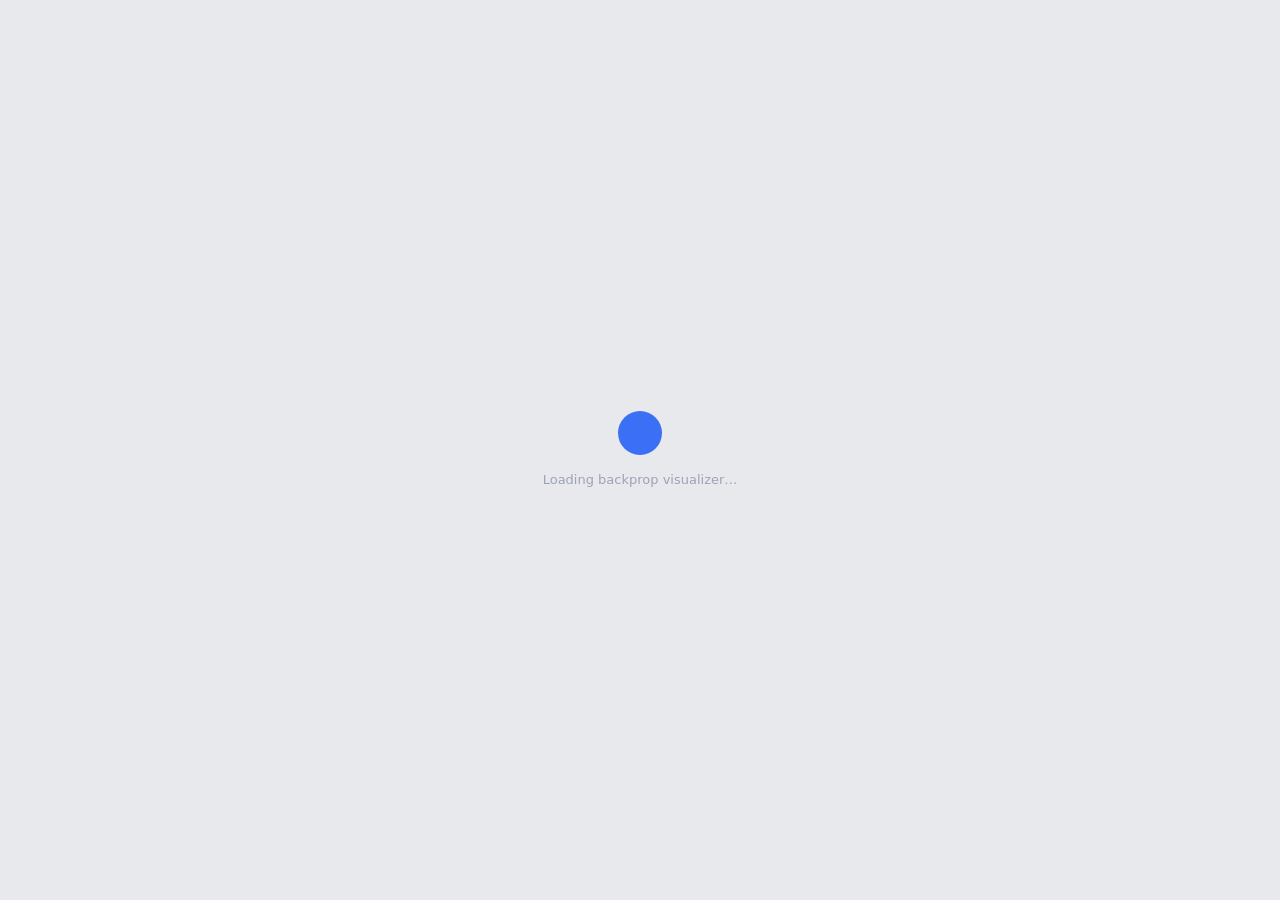
<file: TeachingNNs/gradient-descent-visualization/index.html>
<!DOCTYPE html>
<html lang="en">
<head>
<meta charset="UTF-8">
<title>Gradient Descent Visualizer</title>
<meta name="viewport" content="width=device-width, initial-scale=1">
<link rel="stylesheet" href="styles.css">
<link rel="stylesheet" href="https://pyscript.net/releases/2024.11.1/core.css">
<script type="module" src="https://pyscript.net/releases/2024.11.1/core.js"></script>
<script src="https://cdn.plot.ly/plotly-2.32.0.min.js"></script>
</head>
<body>
<div id="loading-splash" class="loading-splash">
    <div class="loading-orb"></div>
    <div class="loading-label">Loading backprop visualizer…</div>
</div>
<div id="app" class="page-wrap hidden">
    <div id="left-panel" class="card panel">

        <!-- Row 1: error/lr on the left; network diagram truly centered on
             the full panel width (1fr / auto / 1fr grid keeps the center
             column centered regardless of how wide the left column is) -->
        <div id="row-network" class="panel-row">
            <div id="controls-cell">
                <label>Error
                    <select id="error-select" class="channel-select">
                        <option value="mse">MSE</option>
                        <option value="mae">MAE</option>
                        <option value="custom">Custom…</option>
                    </select>
                </label>
                <input id="custom-error-input" class="custom-eq-input hidden" placeholder="e.g. abs(pred - y)**1.5">
                <label>Learning rate <input id="lr-input" type="number" value="0.1" step="0.01" class="eq-num-input wide"></label>
            </div>

            <div id="network-cell">
                <div class="section-label">Current Network</div>
                <div class="net-diagram" id="live-network-diagram">
                    <div class="node-card input-node tip" data-tip="x — the input feature value">x</div>
                    <div class="flow-arrow">→</div>
                    <div class="eq-node linear-node tip" id="live-network-eq" data-tip="ŷ = w·x + b — current model">w·x + b</div>
                    <div class="eq-op">→</div>
                    <div class="node-card output-node tip" data-tip="ŷ — network's output for x">y</div>
                </div>
            </div>

            <button id="randomize-btn" class="btn-add-device btn-small">🎲 Randomize</button>
        </div>

        <!-- Row 2: dataset on the left; pass-through diagrams truly
             centered on the full panel width, same grid trick -->
        <div id="row-dataset" class="panel-row">
            <div id="dataset-section">
                <div class="section-label">Dataset</div>
                <div class="dataset-row">
                    <label>P1 (<input id="p1x" type="number" value="1" class="eq-num-input tiny">, <input id="p1y" type="number" value="2" class="eq-num-input tiny">)</label>
                </div>
                <div class="dataset-row">
                    <label>P2 (<input id="p2x" type="number" value="2" class="eq-num-input tiny">, <input id="p2y" type="number" value="4" class="eq-num-input tiny">)</label>
                </div>
            </div>

            <div id="point-pass-stack">
                <!-- point-box-p1 / point-box-p2 (forward-pass mini diagrams)
                     are built once by main.py -->
            </div>
        </div>

        <!-- Row 3: calculations / error plots (unchanged) -->
        <div id="bottom-section">
            <div id="w-slice-panel" class="slice-plot-panel slice-plot-inactive">
                <div class="section-label">Loss vs w</div>
                <div id="w-slice-plot"></div>
            </div>
            <div id="flowchart-panel">
                <!-- flowchart skeleton (error/grad/update/final rows) is built once by main.py -->
            </div>
            <div id="b-slice-panel" class="slice-plot-panel slice-plot-inactive">
                <div class="section-label">Loss vs b</div>
                <div id="b-slice-plot"></div>
            </div>
        </div>

        <!-- Row 4: buttons (unchanged) -->
        <div id="controls-row">
            <div class="play-controls">
                <button id="back-epoch-btn" class="btn-flow-control btn-back" title="Back an Epoch">‹‹</button>
                <button id="back-step-btn" class="btn-flow-control btn-back" title="Back a Step">‹</button>
                <button id="step-btn" class="btn-flow-control" title="Step">›</button>
                <button id="epoch-btn" class="btn-flow-control" title="Run Epoch">››</button>
            </div>
        </div>
        <button id="toggle-explanation-btn" class="btn-toggle-explanation">Hide Explanation</button>
        <div class="play-float-group">
            <button id="reset-btn" class="btn-flow-control btn-reset" title="Reset">⟲</button>
            <button id="play-pause-btn" class="btn-flow-control btn-play-float" title="Play">▶</button>
        </div>
    </div>
    <div id="right-panel" class="panel">
        <div class="card plot-card">
            <h3>Network Prediction</h3>
            <div id="prediction-plot"></div>
        </div>
        <div class="card plot-card">
            <div id="loss-plot"></div>
        </div>
    </div>
</div>
<script type="py" src="./main.py" config="./pyscript.toml"></script>
</body>
</html>
</file>
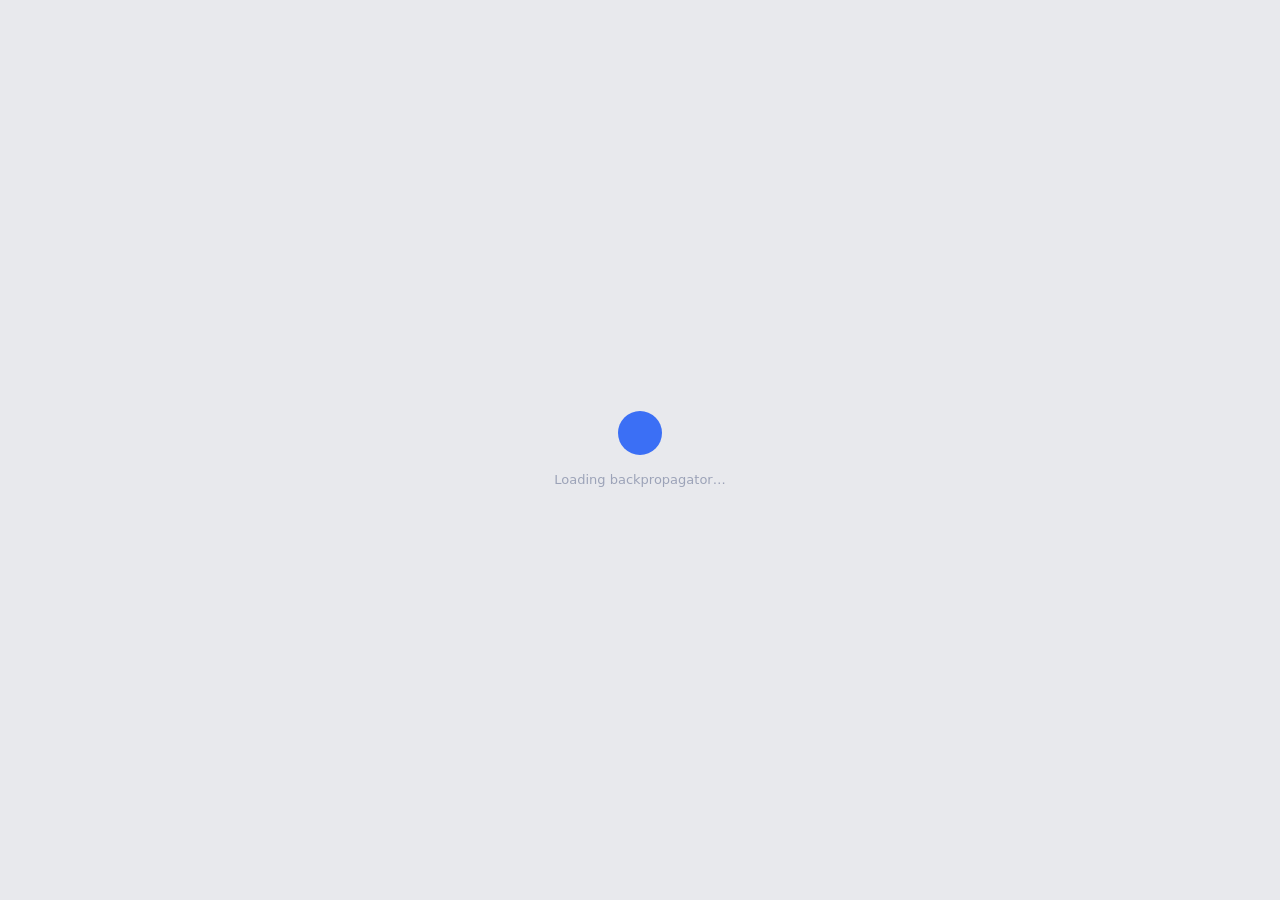
<file: TeachingNNs/horizontal-backpropagator/index.html>
<!DOCTYPE html>
<html lang="en">
<head>
<meta charset="UTF-8">
<title>Horizontal Backpropagator</title>
<meta name="viewport" content="width=device-width, initial-scale=1">
<link rel="stylesheet" href="styles.css">
<link rel="stylesheet" href="https://pyscript.net/releases/2026.3.1/core.css">
<script type="module" src="https://pyscript.net/releases/2026.3.1/core.js"></script>
<script src="https://cdn.plot.ly/plotly-2.32.0.min.js"></script>
</head>
<body>
<div id="loading-splash" class="loading-splash">
    <div class="loading-orb"></div>
    <div class="loading-label">Loading backpropagator…</div>
</div>

<div id="app" class="page-wrap hidden">

    <!-- ── Top panel: full-width network diagram ─────────────────────── -->
    <div class="card top-panel">
        <div class="top-panel-header">
            <div class="section-label">Network</div>
            <div class="top-panel-controls">
                <label class="biases-toggle" title="Include a bias term on every neuron">
                    <input type="checkbox" id="biases-toggle">
                    <span class="toggle-track"><span class="toggle-thumb"></span></span>
                    <span class="toggle-label">Biases</span>
                </label>
                <label class="lr-control" title="Step size used by Step / Run epoch / Play">
                    <span class="lr-label">Learning rate</span>
                    <input type="number" id="lr-input" class="eq-num-input wide" value="0.1" step="0.01" min="0.001">
                </label>
                <button id="randomize-weights-btn" class="btn-pill">🎲 Randomize weights</button>
            </div>
        </div>

        <div class="network-wrap" id="network-wrap">
            <div class="diagram-canvas" id="diagram-canvas">
                <svg id="grad-arrow-svg" class="grad-arrow-svg" aria-hidden="true"></svg>
                <div id="grad-label-layer" class="grad-label-layer"></div>

                <div class="net-diagram">
                    <div class="node-card input-node">x</div>
                    <div class="layers-track" id="layers-track"><!-- built by diagram_render.py --></div>
                    <div class="flow-arrow">→</div>
                    <div class="node-card output-node" id="output-node-box">
                        ŷ
                        <div class="output-readout" id="output-readout">L = –</div>
                    </div>
                </div>
                <button id="add-layer-btn" class="btn-add-layer" title="Add a layer (one neuron + its own activation function)">
                    + Layer
                </button>
            </div>
        </div>

        <div class="training-controls-row">
            <div class="controls-spacer"></div>
            <div class="play-controls">
                <button id="back-epoch-btn" class="btn-flow-control btn-back" title="Back an Epoch">‹‹</button>
                <button id="back-step-btn" class="btn-flow-control btn-back" title="Back a Step">‹</button>
                <button id="step-btn" class="btn-flow-control" title="Step">›</button>
                <button id="epoch-btn" class="btn-flow-control" title="Run Epoch">››</button>
            </div>
            <div class="play-reset-group">
                <button id="reset-btn" class="btn-flow-control btn-reset" title="Reset">⟲</button>
                <button id="play-pause-btn" class="btn-flow-control btn-play" title="Play">▶</button>
            </div>
        </div>
    </div>

    <!-- ── Bottom half: data table | current fit | loss, side by side ──── -->
    <div class="bottom-row">

        <div class="card dataset-card">
            <div class="panel-header">
                <span class="section-label">Training data</span>
            </div>
            <div class="dataset-table">
                <div class="dataset-row dataset-row-header">
                    <span class="dataset-row-header-x">x</span><span class="dataset-row-header-y">y</span><span></span>
                </div>
                <div class="dataset-rows" id="dataset-rows"></div>
            </div>
            <div class="dataset-add-row" id="dataset-add-row"></div>
        </div>

        <div class="card plot-card">
            <h3>Current fit</h3>
            <div id="fit-plot"></div>
        </div>

        <div class="card plot-card">
            <h3>Loss</h3>
            <div id="loss-plot"></div>
        </div>

    </div>

</div>

<!-- ── Activation help popover ───────────────────────────────── -->
<div id="act-help-popover" class="act-help-popover hidden">
    <div class="act-help-inner">
        <div class="act-help-header">
            <span class="act-help-title">Activation functions</span>
            <button class="btn-icon" id="close-act-help-btn">
                <svg width="15" height="15" viewBox="0 0 24 24" fill="none"
                     stroke="currentColor" stroke-width="2">
                    <path d="M18 6L6 18M6 6l12 12"/>
                </svg>
            </button>
        </div>
        <p class="act-help-intro">
            An activation function is applied to a neuron's weighted output before it becomes
            usable downstream. It introduces non-linearity so the network can learn
            complex patterns.
        </p>
        <div class="act-help-list">
            <div class="act-help-item">
                <span class="act-help-name">None</span>
                <span class="act-help-desc">No transformation. Output passes through unchanged (identity).</span>
            </div>
            <div class="act-help-item">
                <span class="act-help-name">ReLU</span>
                <span class="act-help-desc">Sets negative values to zero. Fast and widely used in deep learning.</span>
            </div>
            <div class="act-help-item">
                <span class="act-help-name">Sigmoid</span>
                <span class="act-help-desc">Squashes output to (0, 1). Good for probability outputs.</span>
            </div>
            <div class="act-help-item">
                <span class="act-help-name">Tanh</span>
                <span class="act-help-desc">Squashes output to (−1, 1). Zero-centred, often better than Sigmoid.</span>
            </div>
            <div class="act-help-item">
                <span class="act-help-name">Softplus</span>
                <span class="act-help-desc">Smooth approximation of ReLU. Always positive with no hard zero.</span>
            </div>
        </div>
    </div>
</div>

<script type="py" src="https://raw.githubusercontent.com/tuftsceeo/spike-neural-nets/refs/heads/main/TeachingNNs/horizontal-backpropagator/main.py" config="./pyscript.toml"></script>
</body>
</html>
</file>
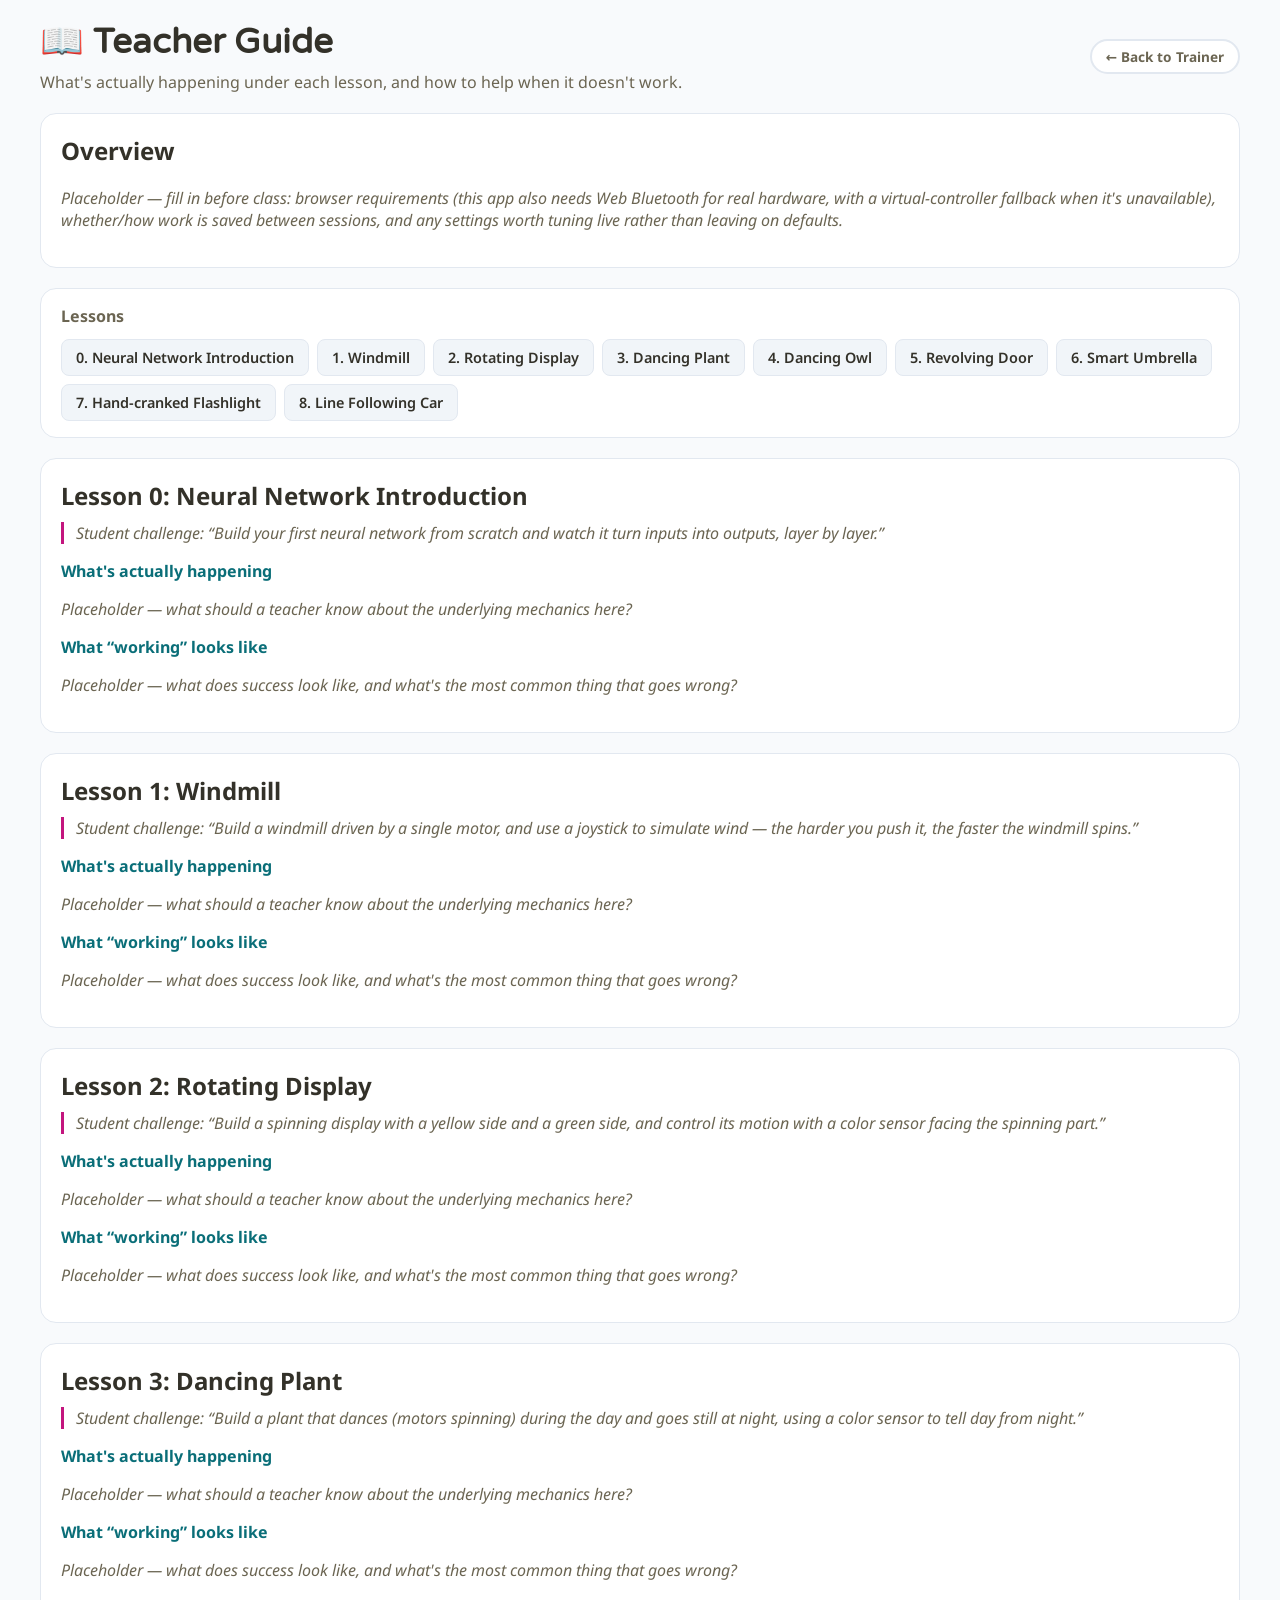
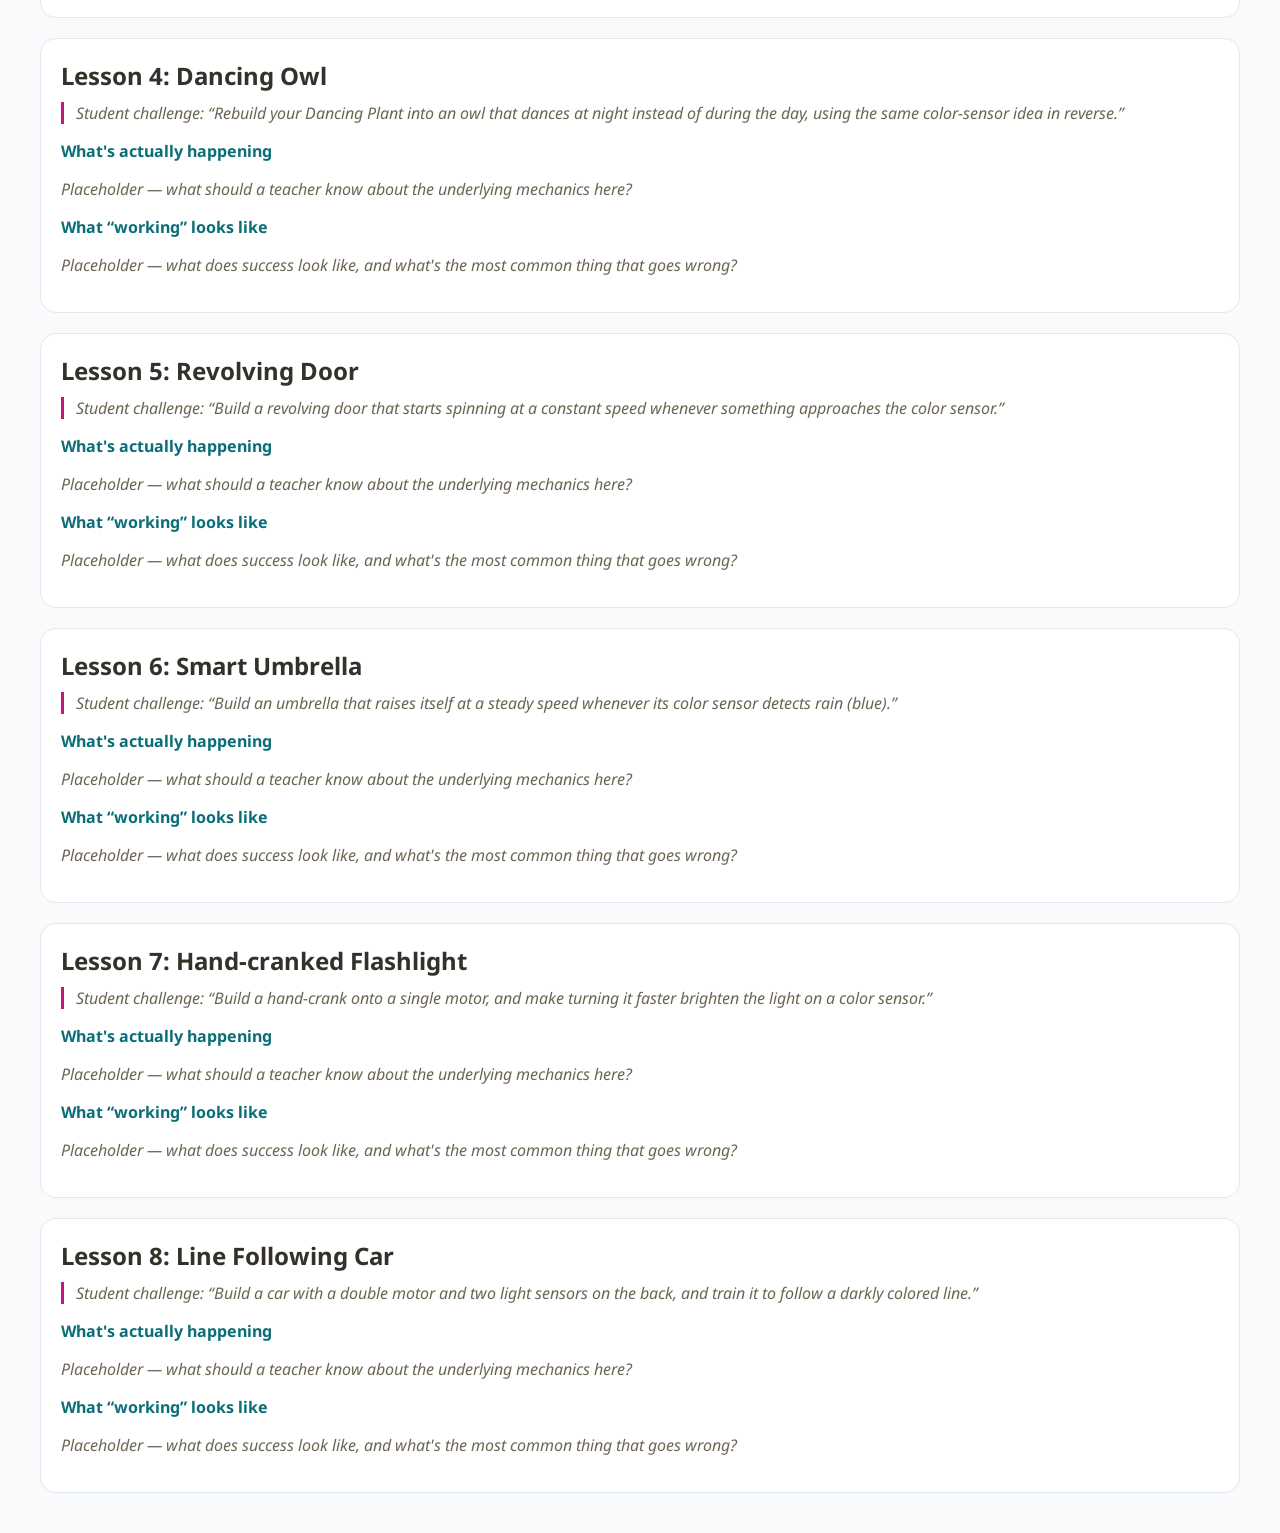
<file: Webpages/network-trainer/teacher-guide.html>
<!DOCTYPE html>
<html lang="en">
<head>
<meta charset="UTF-8">
<meta name="viewport" content="width=device-width, initial-scale=1.0">
<title>Teacher Guide — Neural Network Trainer</title>
<link href="https://fonts.googleapis.com" rel="preconnect">
<link href="https://fonts.gstatic.com" rel="preconnect" crossorigin>
<link href="https://fonts.googleapis.com/css2?family=Droid+Sans:wght@400;700&family=Varela+Round&family=Inconsolata:wght@400;700&display=swap" rel="stylesheet">
<style>
  /* SCAFFOLD — colors/fonts borrowed from index.html so this reads as the
     same site; content below is placeholder structure, not final copy. */
  :root {
    --bg-color: #f8fafc;
    --card-bg: #ffffff;
    --text-primary: #333129;
    --text-secondary: #6b6552;
    --accent: #fcd700;
    --border: #e2e8f0;
    --radius: 16px;
    --challenge-color: #c3157e;
    --think-color: #0a6e78;
  }
  body {
    font-family: 'Droid Sans', system-ui, sans-serif;
    background-color: var(--bg-color);
    color: var(--text-primary);
    margin: 0;
    padding: 20px;
    display: flex;
    flex-direction: column;
    align-items: center;
    min-height: 100vh;
  }
  .header {
    display: grid;
    grid-template-columns: 1fr auto;
    align-items: center;
    gap: 20px;
    width: 100%;
    max-width: 1200px;
    margin-bottom: 20px;
  }
  .header-text { text-align: left; }
  .header h1 { margin: 0; font-size: 2.2rem; color: var(--text-primary); font-family: 'Varela Round', 'Droid Sans', sans-serif; }
  .header p { margin: 8px 0 0; color: var(--text-secondary); }
  .back-btn {
    display: inline-block;
    justify-self: end;
    background: var(--card-bg);
    color: var(--text-secondary);
    border: 2px solid var(--border);
    border-radius: 999px;
    padding: 6px 14px;
    font-size: 0.85rem;
    font-weight: 700;
    text-decoration: none;
    white-space: nowrap;
  }
  .back-btn:hover { border-color: var(--think-color); color: var(--think-color); }
  @media (max-width: 700px) {
    .header { grid-template-columns: 1fr; justify-items: center; text-align: center; }
    .header-text { text-align: center; }
  }

  main { width: 100%; max-width: 1200px; }

  /* TOC nav — mirrors index.html's tab-bar pill styling */
  .toc {
    display: flex;
    flex-direction: column;
    gap: 8px;
    background: var(--card-bg);
    border: 1px solid var(--border);
    border-radius: var(--radius);
    padding: 16px 20px;
    margin-bottom: 20px;
  }
  .toc h2 { margin: 0 0 4px; font-size: 1rem; color: var(--text-secondary); }
  .toc-row { display: flex; gap: 8px; flex-wrap: wrap; }
  .toc-row a {
    background: #f1f5f9;
    color: var(--text-primary);
    border: 1px solid var(--border);
    padding: 8px 14px;
    border-radius: 8px;
    font-weight: 600;
    font-size: 0.9rem;
    text-decoration: none;
  }
  .toc-row a:hover { background: var(--accent); border-color: var(--accent); }

  .overview {
    background: var(--card-bg);
    border: 1px solid var(--border);
    border-radius: var(--radius);
    padding: 20px;
    margin-bottom: 20px;
  }
  .overview h2 { margin-top: 0; }
  .placeholder { color: var(--text-secondary); font-style: italic; }

  .lesson-card {
    background: var(--card-bg);
    border: 1px solid var(--border);
    border-radius: var(--radius);
    padding: 20px;
    margin-bottom: 20px;
    scroll-margin-top: 16px;
  }
  .lesson-card-head { display: flex; align-items: baseline; gap: 10px; flex-wrap: wrap; }
  .lesson-card-head h2 { margin: 0; }
  .student-challenge {
    border-left: 3px solid var(--challenge-color);
    padding-left: 12px;
    color: var(--text-secondary);
    font-style: italic;
    margin: 10px 0 16px;
  }
  .lesson-card h3 { margin: 16px 0 6px; font-size: 1rem; color: var(--think-color); }
  .lesson-card h3:first-of-type { margin-top: 16px; }
</style>
</head>
<body>

<div class="header">
  <div class="header-text">
    <h1>&#128214; Teacher Guide</h1>
    <p>What's actually happening under each lesson, and how to help when it doesn't work.</p>
  </div>
  <a class="back-btn" href="index.html">&#8592; Back to Trainer</a>
</div>

<main>
  <div class="overview">
    <h2>Overview</h2>
    <p class="placeholder">Placeholder — fill in before class: browser requirements (this app also needs Web
      Bluetooth for real hardware, with a virtual-controller fallback when it's unavailable), whether/how work is
      saved between sessions, and any settings worth tuning live rather than leaving on defaults.</p>
  </div>

  <nav class="toc" aria-label="Jump to a lesson">
    <h2>Lessons</h2>
    <div class="toc-row">
      <a href="#l0">0. Neural Network Introduction</a>
      <a href="#l1">1. Windmill</a>
      <a href="#l2">2. Rotating Display</a>
      <a href="#l3">3. Dancing Plant</a>
      <a href="#l4">4. Dancing Owl</a>
      <a href="#l5">5. Revolving Door</a>
      <a href="#l6">6. Smart Umbrella</a>
      <a href="#l7">7. Hand-cranked Flashlight</a>
      <a href="#l8">8. Line Following Car</a>
    </div>
  </nav>

  <!-- Lesson card template (repeated per lesson, placeholder copy only —
       student-challenge quotes are the real Challenge-box text from
       index.html; everything else here is scaffold for you to fill in). -->
  <section class="lesson-card" id="l0">
    <div class="lesson-card-head"><h2>Lesson 0: Neural Network Introduction</h2></div>
    <p class="student-challenge">Student challenge: &ldquo;Build your first neural network from scratch and watch
      it turn inputs into outputs, layer by layer.&rdquo;</p>
    <h3>What's actually happening</h3>
    <p class="placeholder">Placeholder — what should a teacher know about the underlying mechanics here?</p>
    <h3>What &ldquo;working&rdquo; looks like</h3>
    <p class="placeholder">Placeholder — what does success look like, and what's the most common thing that goes wrong?</p>
  </section>

  <section class="lesson-card" id="l1">
    <div class="lesson-card-head"><h2>Lesson 1: Windmill</h2></div>
    <p class="student-challenge">Student challenge: &ldquo;Build a windmill driven by a single motor, and use a
      joystick to simulate wind — the harder you push it, the faster the windmill spins.&rdquo;</p>
    <h3>What's actually happening</h3>
    <p class="placeholder">Placeholder — what should a teacher know about the underlying mechanics here?</p>
    <h3>What &ldquo;working&rdquo; looks like</h3>
    <p class="placeholder">Placeholder — what does success look like, and what's the most common thing that goes wrong?</p>
  </section>

  <section class="lesson-card" id="l2">
    <div class="lesson-card-head"><h2>Lesson 2: Rotating Display</h2></div>
    <p class="student-challenge">Student challenge: &ldquo;Build a spinning display with a yellow side and a green
      side, and control its motion with a color sensor facing the spinning part.&rdquo;</p>
    <h3>What's actually happening</h3>
    <p class="placeholder">Placeholder — what should a teacher know about the underlying mechanics here?</p>
    <h3>What &ldquo;working&rdquo; looks like</h3>
    <p class="placeholder">Placeholder — what does success look like, and what's the most common thing that goes wrong?</p>
  </section>

  <section class="lesson-card" id="l3">
    <div class="lesson-card-head"><h2>Lesson 3: Dancing Plant</h2></div>
    <p class="student-challenge">Student challenge: &ldquo;Build a plant that dances (motors spinning) during the
      day and goes still at night, using a color sensor to tell day from night.&rdquo;</p>
    <h3>What's actually happening</h3>
    <p class="placeholder">Placeholder — what should a teacher know about the underlying mechanics here?</p>
    <h3>What &ldquo;working&rdquo; looks like</h3>
    <p class="placeholder">Placeholder — what does success look like, and what's the most common thing that goes wrong?</p>
  </section>

  <section class="lesson-card" id="l4">
    <div class="lesson-card-head"><h2>Lesson 4: Dancing Owl</h2></div>
    <p class="student-challenge">Student challenge: &ldquo;Rebuild your Dancing Plant into an owl that dances at
      night instead of during the day, using the same color-sensor idea in reverse.&rdquo;</p>
    <h3>What's actually happening</h3>
    <p class="placeholder">Placeholder — what should a teacher know about the underlying mechanics here?</p>
    <h3>What &ldquo;working&rdquo; looks like</h3>
    <p class="placeholder">Placeholder — what does success look like, and what's the most common thing that goes wrong?</p>
  </section>

  <section class="lesson-card" id="l5">
    <div class="lesson-card-head"><h2>Lesson 5: Revolving Door</h2></div>
    <p class="student-challenge">Student challenge: &ldquo;Build a revolving door that starts spinning at a
      constant speed whenever something approaches the color sensor.&rdquo;</p>
    <h3>What's actually happening</h3>
    <p class="placeholder">Placeholder — what should a teacher know about the underlying mechanics here?</p>
    <h3>What &ldquo;working&rdquo; looks like</h3>
    <p class="placeholder">Placeholder — what does success look like, and what's the most common thing that goes wrong?</p>
  </section>

  <section class="lesson-card" id="l6">
    <div class="lesson-card-head"><h2>Lesson 6: Smart Umbrella</h2></div>
    <p class="student-challenge">Student challenge: &ldquo;Build an umbrella that raises itself at a steady speed
      whenever its color sensor detects rain (blue).&rdquo;</p>
    <h3>What's actually happening</h3>
    <p class="placeholder">Placeholder — what should a teacher know about the underlying mechanics here?</p>
    <h3>What &ldquo;working&rdquo; looks like</h3>
    <p class="placeholder">Placeholder — what does success look like, and what's the most common thing that goes wrong?</p>
  </section>

  <section class="lesson-card" id="l7">
    <div class="lesson-card-head"><h2>Lesson 7: Hand-cranked Flashlight</h2></div>
    <p class="student-challenge">Student challenge: &ldquo;Build a hand-crank onto a single motor, and make turning
      it faster brighten the light on a color sensor.&rdquo;</p>
    <h3>What's actually happening</h3>
    <p class="placeholder">Placeholder — what should a teacher know about the underlying mechanics here?</p>
    <h3>What &ldquo;working&rdquo; looks like</h3>
    <p class="placeholder">Placeholder — what does success look like, and what's the most common thing that goes wrong?</p>
  </section>

  <section class="lesson-card" id="l8">
    <div class="lesson-card-head"><h2>Lesson 8: Line Following Car</h2></div>
    <p class="student-challenge">Student challenge: &ldquo;Build a car with a double motor and two light sensors on
      the back, and train it to follow a darkly colored line.&rdquo;</p>
    <h3>What's actually happening</h3>
    <p class="placeholder">Placeholder — what should a teacher know about the underlying mechanics here?</p>
    <h3>What &ldquo;working&rdquo; looks like</h3>
    <p class="placeholder">Placeholder — what does success look like, and what's the most common thing that goes wrong?</p>
  </section>
</main>

</body>
</html>
</file>
<file: TeachingNNs/gradient-descent-visualization/styles.css>
/* ── Reset ─────────────────────────────────────────────────────── */
*, *::before, *::after { box-sizing: border-box; margin: 0; padding: 0; }

:root {
    --page-bg:      #e8e9ed;
    --card-bg:      #ffffff;
    --card-shadow:  0 4px 24px rgba(0,0,0,0.10), 0 1px 4px rgba(0,0,0,0.06);
    --card-radius:  20px;

    --border:       #e2e4ea;
    --border-mid:   #c8cbd6;

    --text-primary:   #1a1d2e;
    --text-secondary: #5a5f7a;
    --text-muted:     #9ca3b8;

    --blue:         #1e40af;
    --blue-bright:  #3b6ff5;
    --blue-light:   #eef2fe;
    --blue-mid:     #b8cafc;

    --teal:         #0891b2;
    --teal-light:   #e0f6fb;
    --teal-dark:    #0e6b7a;

    --orange-dark:  #b45309;

    --amber:        #d97706;
    --amber-light:  #fef3c7;
    --amber-mid:    #fde68a;

    --green:        #059669;
    --green-light:  #d1fae5;

    --purple:       #7c3aed;
    --purple-light: #ede9fe;
    --purple-mid:   #c4b5fd;

    --red:          #dc2626;
    --red-light:    #fee2e2;

    --in-bg:        #f0f9ff;
    --in-border:    #bae6fd;
    --out-bg:       #f0fdf4;
    --out-border:   #bbf7d0;
    --eq-bg:        #fffbeb;
    --eq-border:    #fde68a;

    --flow-bg:      #eaf1ff;
    --flow-border:  #93b4fb;

    --font-ui:   'Plus Jakarta Sans', 'Inter', system-ui, sans-serif;
    --font-mono: 'JetBrains Mono', monospace;
}

html, body {
    height: 100%;
    overflow: hidden;
    background: var(--page-bg);
    color: var(--text-primary);
    font-family: var(--font-ui);
    font-size: 14px;
    line-height: 1.4;
    -webkit-font-smoothing: antialiased;
}

body {
    padding: 14px;
}

/* ── Loading splash ────────────────────────────────────────────── */
.loading-splash {
    position: fixed; inset: 0;
    display: flex; flex-direction: column;
    align-items: center; justify-content: center; gap: 16px;
    background: var(--page-bg); z-index: 999;
}
.loading-orb {
    width: 44px; height: 44px; border-radius: 50%;
    background: var(--blue-bright);
    animation: orb-pulse 1.3s ease-in-out infinite;
}
@keyframes orb-pulse {
    0%, 100% { transform: scale(0.75); opacity: 0.5; }
    50%       { transform: scale(1);   opacity: 1; }
}
.loading-label { font-size: 13px; color: var(--text-muted); }

/* ── Page layout: everything fits in the viewport, no page scroll ── */
.page-wrap {
    width: 100%;
    height: calc(100vh - 28px);
    display: flex;
    flex-direction: row;
    align-items: stretch;
    gap: 14px;
}

.panel {
    display: flex;
    flex-direction: column;
    gap: 12px;
    min-width: 0;
    min-height: 0;
}

#left-panel {
    flex: 1 1 62%;
    min-width: 0;
    min-height: 0;
    padding: 14px 18px;
    display: flex;
    flex-direction: column;
    gap: 10px;
    position: relative;
}

#right-panel {
    flex: 0 0 360px;
    min-height: 0;
}

/* ── Shared card shell ─────────────────────────────────────────── */
.card {
    background: var(--card-bg);
    border-radius: var(--card-radius);
    box-shadow: var(--card-shadow);
}

/* ── Left panel: 4 stacked rows, each separated by a thin divider.
   Row 1 (#row-network) and Row 2 (#row-dataset) each use a
   1fr / auto / 1fr grid: the left cell holds setup content and the
   center cell holds the thing that should be centered. Because the
   two flanking tracks are equal (1fr each), the center cell is
   centered on the FULL row width, not just the space left over after
   the left column - that's the whole point of this trick. ────────── */
.panel-row {
    display: grid;
    grid-template-columns: 1fr auto 1fr;
    column-gap: 20px;
    align-items: flex-start;
    flex-shrink: 0;
    padding-bottom: 12px;
    border-bottom: 1.5px solid var(--border);
}

#controls-cell {
    grid-column: 1;
    justify-self: start;
    display: flex;
    flex-direction: column;
    gap: 8px;
    font-size: 12px;
    font-weight: 600;
    color: var(--text-secondary);
    transition: opacity 0.2s, filter 0.2s;
}

#controls-cell.controls-locked {
    opacity: 0.45;
    pointer-events: none;
    filter: grayscale(0.4);
}

#controls-cell label {
    display: flex;
    align-items: center;
    gap: 6px;
    white-space: nowrap;
}

#dataset-section {
    grid-column: 1;
    justify-self: start;
    display: flex;
    flex-direction: column;
    gap: 6px;
    transition: opacity 0.2s, filter 0.2s;
}

#dataset-section.controls-locked {
    opacity: 0.45;
    pointer-events: none;
    filter: grayscale(0.4);
}

.dataset-row {
    font-size: 12px;
    font-weight: 600;
    color: var(--text-secondary);
    min-height: 26px;
    display: flex;
    align-items: center;
}

.dataset-row label {
    display: flex;
    align-items: center;
    gap: 6px;
}

/* Center column: truly centered on the full row width */
#network-cell {
    grid-column: 2;
    justify-self: center;
    display: flex;
    flex-direction: column;
    align-items: center;
    gap: 10px;
    padding: 0 20px;
}

#network-cell > .section-label {
    text-align: center;
}

#randomize-btn {
    grid-column: 3;
    justify-self: start;
    align-self: flex-start;
}

#point-pass-stack {
    grid-column: 2;
    justify-self: center;
    display: flex;
    flex-direction: column;
    align-items: center;
    gap: 6px;
}

.point-pass-header {
    display: flex;
    align-items: center;
    gap: 5px;
}

.point-io-label {
    min-width: 56px;
    text-align: center;
    font-size: 9px;
    font-weight: 700;
    text-transform: uppercase;
    letter-spacing: 0.05em;
    color: var(--text-muted);
}

.point-io-mid-spacer {
    min-width: 84px;
    visibility: hidden;
}

.point-io-spacer {
    visibility: hidden;
}

.eq-num-input {
    background: var(--blue-light);
    border: 2px solid var(--blue-mid);
    border-radius: 7px;
    color: var(--blue);
    font-family: var(--font-mono);
    font-weight: 700;
    text-align: center;
    transition: border-color 0.15s, background 0.15s;
    -moz-appearance: textfield;
    appearance: textfield;
}
.eq-num-input::-webkit-inner-spin-button,
.eq-num-input::-webkit-outer-spin-button {
    -webkit-appearance: none;
    margin: 0;
}
.eq-num-input:focus {
    outline: none;
    border-color: var(--blue-bright);
    background: #fff;
}

.eq-num-input.tiny {
    width: 36px;
    padding: 3px 4px;
    font-size: 11px;
}

.eq-num-input.wide {
    width: 52px;
    padding: 3px 5px;
    font-size: 11px;
}

.btn-small {
    padding: 6px 14px;
    font-size: 12px;
}

/* Current-network diagram now lives inside #network-cell (styled above) */

.section-label {
    font-size: 11px;
    font-weight: 700;
    letter-spacing: 0.08em;
    text-transform: uppercase;
    color: var(--text-muted);
}

#live-network-diagram {
    gap: 10px;
    flex-wrap: wrap;
    justify-content: center;
}
#live-network-diagram .node-card {
    font-size: 16px;
    padding: 12px 18px;
    border-radius: 15px;
    min-width: 64px;
}
#live-network-diagram .flow-arrow,
#live-network-diagram .eq-op {
    font-size: 22px;
}
#live-network-eq {
    font-size: 17px;
    padding: 13px 20px;
    border-radius: 70px;
    min-width: 0;
}
#live-network-eq.highlight-pulse {
    background: var(--amber-light) !important;
    border-color: var(--amber) !important;
    box-shadow: 0 0 0 4px rgba(217,119,6,0.18);
}

#live-network-eq .dir-arrow {
    margin: 0 3px;
}

#live-network-eq {
    transition: background 0.2s, border-color 0.2s;
}

/* ── Float-up animation: the final w/b values visually travel from the
   flowchart's last row up to the live network equation, as if they're
   replacing the old values shown there. ─────────────────────────────── */
.float-up-value {
    position: fixed;
    z-index: 999;
    font-family: var(--font-mono);
    font-weight: 700;
    font-size: 13px;
    pointer-events: none;
    transform: translate(0, 0);
    white-space: nowrap;
    transition: transform 0.6s cubic-bezier(0.3, 0.6, 0.3, 1);
}

@keyframes value-pop-anim {
    0%   { transform: scale(1); }
    40%  { transform: scale(1.1); }
    100% { transform: scale(1); }
}

#live-network-eq.value-pop {
    animation: value-pop-anim 0.3s ease;
}

/* ── Bottom section (unchanged content): w-slice plot | flowchart | b-slice plot ───── */
#bottom-section {
    flex: 1 1 auto;
    min-height: 0;
    display: flex;
    flex-direction: row;
    align-items: stretch;
    gap: 0;
    width: 100%;
}

/* ── Flowchart panel: single, non-scrolling, fills remaining space ── */
#flowchart-panel {
    flex: 1 1 46%;
    min-width: 0;
    min-height: 0;
    display: flex;
    flex-direction: column;
    align-items: center;
    justify-content: center;
    overflow: visible;
}

/* ── Slim side plots showing E vs w (left) and E vs b (right) ───── */
.slice-plot-panel {
    flex: 1 1 27%;
    min-width: 0;
    min-height: 0;
    display: flex;
    flex-direction: column;
    gap: 3px;
    padding: 0;
    transition: opacity 0.2s, filter 0.2s;
}

.slice-plot-panel .section-label {
    font-size: 9px;
    text-align: center;
    flex-shrink: 0;
}

#w-slice-plot, #b-slice-plot {
    flex: 1 1 auto;
    min-height: 0;
    width: 100%;
}

.slice-plot-inactive {
    opacity: 0.35;
    filter: grayscale(0.6);
}

.epoch-block {
    width: 100%;
    height: 100%;
    display: flex;
    flex-direction: column;
    justify-content: center;
    gap: 10px;
}

.epoch-block-header {
    font-size: 12px;
    font-weight: 700;
    letter-spacing: 0.08em;
    text-transform: uppercase;
    color: var(--text-muted);
    text-align: center;
    flex-shrink: 0;
}

.point-calc-box {
    display: flex;
    align-items: center;
    gap: 5px;
    min-height: 26px;
    transition: opacity 0.2s, filter 0.2s;
}

.point-calc-box .node-card {
    font-size: 9px;
    padding: 3px 6px;
    min-width: 56px;
    border-width: 1.5px;
}

.point-calc-box .linear-node {
    font-size: 9px;
    padding: 3px 6px;
    min-width: 84px;
    border-width: 1.5px;
}

.point-calc-box .flow-arrow {
    font-size: 11px;
}

.point-calc-box .target-note {
    font-size: 7.5px;
}

.net-diagram {
    display: flex;
    align-items: center;
    gap: 6px;
}

.net-diagram .flow-arrow {
    color: var(--text-muted);
    font-size: 14px;
    font-weight: 700;
}

.linear-node {
    background: var(--eq-bg);
    border: 2px solid var(--eq-border);
    border-radius: 10px;
    padding: 6px 10px;
    font-size: 12px;
    min-width: 128px;
    text-align: center;
}

.node-card {
    border-radius: 12px;
    border: 2px solid var(--border);
    background: var(--card-bg);
    transition: border-color 0.15s;
    padding: 5px 9px;
    font-family: var(--font-mono);
    font-size: 11px;
    font-weight: 600;
    min-width: 82px;
    text-align: center;
}
.input-node  { background: var(--in-bg);  border-color: var(--in-border); }
.output-node { background: var(--out-bg); border-color: var(--out-border); }

.target-note {
    display: block;
    font-size: 9px;
    font-weight: 600;
    color: var(--text-muted);
    margin-top: 1px;
}

/* ── Equation oval node ────────────────────────────────────────── */
.eq-node {
    width: max-content;
    min-width: 108px;
    background: var(--eq-bg);
    border: 2.5px solid var(--eq-border);
    border-radius: 60px;
    padding: 7px 13px;
    display: flex;
    align-items: center;
    justify-content: center;
    font-family: var(--font-mono);
    font-size: 12px;
    font-weight: 700;
    color: var(--text-primary);
    white-space: nowrap;
}

.eq-op {
    color: var(--amber);
    font-weight: 700;
    font-size: 14px;
    margin: 0 4px;
}

/* Flowchart explainer boxes (error/grad/update/final) are blue;
   the linear-node in the network diagrams stays yellow (.eq-node default). */
.error-node, .grad-node, .update-node {
    background: var(--flow-bg) !important;
    border-color: var(--flow-border) !important;
}

.custom-eq-input {
    background: #fff;
    border: 1.5px solid var(--purple-mid);
    border-radius: 8px;
    font-family: var(--font-mono);
    font-size: 11px;
    font-weight: 600;
    color: var(--text-primary);
    padding: 5px 8px;
    min-width: 160px;
}
.custom-eq-input:focus { outline: none; border-color: var(--purple); }

.channel-select {
    background: var(--blue-light);
    border: 2px solid var(--blue-mid);
    border-radius: 7px;
    color: var(--blue);
    font-family: var(--font-ui);
    font-size: 11px;
    font-weight: 700;
    padding: 4px 7px; cursor: pointer;
    transition: border-color 0.15s, background 0.15s;
}
.channel-select:focus { outline: none; border-color: var(--blue-bright); background: #fff; }
.channel-select:hover { background: #dbeafe; }

.hidden { display: none !important; }

/* ── Hover tooltips: short calc explainer on any diagram node ────── */
.tip {
    position: relative;
    cursor: help;
}
.tip::after {
    content: attr(data-tip);
    position: absolute;
    bottom: calc(100% + 9px);
    left: 50%;
    transform: translateX(-50%) translateY(4px);
    background: var(--text-primary);
    color: #fff;
    font-family: var(--font-ui);
    font-size: 10.5px;
    font-weight: 600;
    line-height: 1.3;
    padding: 6px 10px;
    border-radius: 8px;
    white-space: nowrap;
    opacity: 0;
    pointer-events: none;
    transition: opacity 0.15s, transform 0.15s;
    z-index: 60;
    box-shadow: 0 4px 14px rgba(0,0,0,0.22);
}
.tip:hover::after {
    opacity: 1;
    transform: translateX(-50%) translateY(0);
}

.w-color { color: var(--teal-dark) !important; }
.b-color { color: var(--orange-dark) !important; }

/* ── Flowchart rows ────────────────────────────────────────────── */
.flowchart-wrap {
    position: relative;
    display: flex;
    flex-direction: column;
    align-items: center;
    gap: 12px;
    padding: 8px 0 2px;
    flex: 1 1 auto;
    min-height: 0;
    justify-content: center;
}

.flow-row {
    display: flex;
    gap: 20px;
    justify-content: center;
    flex-wrap: wrap;
    position: relative;
    z-index: 2;
    width: 100%;
}

.update-cell {
    display: flex;
    align-items: center;
    gap: 5px;
}

.dir-arrow {
    font-weight: 800;
    font-size: 16px;
    color: var(--text-muted);
}
.dir-arrow.dir-up   { color: var(--green); }
.dir-arrow.dir-down { color: var(--purple); }

.final-node .dir-arrow {
    font-size: 18px;
    margin-right: 4px;
}

/* ── Step-progress states: gray out boxes not yet reached this epoch,
   highlight the box currently being computed in yellow/amber ─────── */
.state-inactive .eq-node,
.state-inactive.point-calc-box {
    opacity: 0.35;
    filter: grayscale(0.6);
}

.state-active .eq-node:not(.linear-node) {
    background: var(--amber-light) !important;
    border-color: var(--amber) !important;
    box-shadow: 0 0 0 3px rgba(217,119,6,0.15);
}

/* Point pass-through boxes: highlight each individual node inside
   (input / linear / output) the same way any other flowchart node
   gets highlighted, instead of boxing the whole row. */
.state-active.point-calc-box .node-card,
.state-active.point-calc-box .linear-node {
    background: var(--amber-light) !important;
    border-color: var(--amber) !important;
    box-shadow: 0 0 0 2px rgba(217,119,6,0.15);
}

.state-done .eq-node,
.state-done.point-calc-box {
    opacity: 1;
    filter: none;
}

/* ── Bottom controls row: compact, three play buttons only ───────── */
#controls-row {
    display: flex;
    align-items: center;
    justify-content: center;
    flex-shrink: 0;
    padding-top: 8px;
    border-top: 1.5px solid var(--border);
}

.play-controls {
    display: flex;
    align-items: center;
    gap: 10px;
}

.btn-flow-control {
    width: 46px; height: 46px;
    border-radius: 50%;
    border: none;
    background: var(--blue-bright);
    color: #fff;
    font-size: 17px;
    font-weight: 700;
    cursor: pointer;
    display: flex; align-items: center; justify-content: center;
    box-shadow: 0 3px 12px rgba(59,111,245,0.35);
    transition: opacity 0.15s, transform 0.1s;
}
.btn-flow-control:hover:not(:disabled) { opacity: 0.88; }
.btn-flow-control:active:not(:disabled) { transform: scale(0.94); }
.btn-flow-control:disabled { opacity: 0.35; cursor: not-allowed; }
.btn-flow-control.is-playing {
    background: var(--red);
    box-shadow: 0 3px 12px rgba(220,38,38,0.30);
}

.btn-flow-control.btn-back {
    background: var(--purple);
    box-shadow: 0 3px 12px rgba(124,58,237,0.35);
}

/* Play + Reset float together in the bottom-right corner of the
   panel, separate from the step/epoch/back controls. */
.play-float-group {
    position: absolute;
    bottom: 14px;
    right: 18px;
    display: flex;
    align-items: center;
    gap: 10px;
}

.btn-play-float {
    background: var(--green);
    box-shadow: 0 4px 14px rgba(5,150,105,0.4);
    font-size: 18px;
    width: 50px;
    height: 50px;
    padding-left: 3px; /* the ▶ glyph is visually left-heavy; nudge right to center it */
}
.btn-play-float.is-playing {
    background: var(--red);
    box-shadow: 0 4px 14px rgba(220,38,38,0.35);
    padding-left: 0; /* the ❚❚ glyph is already visually centered */
}

.btn-reset {
    background: var(--amber);
    box-shadow: 0 4px 14px rgba(217,119,6,0.4);
    font-size: 20px;
    width: 50px;
    height: 50px;
    padding-top: 2px; /* the ⟲ glyph sits slightly high in its own box; nudge down to center it */
}
.btn-reset:hover:not(:disabled) { opacity: 0.85; }

/* Show/Hide Explanation toggle floats bottom-left, mirroring Play */
.btn-toggle-explanation {
    position: absolute;
    bottom: 14px;
    left: 18px;
    padding: 8px 16px;
    border-radius: 99px;
    border: 2px solid var(--border-mid);
    background: #fff;
    color: var(--text-secondary);
    font-family: var(--font-ui);
    font-size: 11px;
    font-weight: 700;
    cursor: pointer;
    transition: background 0.15s, border-color 0.15s, transform 0.1s;
}
.btn-toggle-explanation:hover { background: var(--blue-light); border-color: var(--blue-mid); color: var(--blue-bright); }
.btn-toggle-explanation:active { transform: scale(0.96); }

.zoom-control {
    display: flex;
    align-items: center;
    gap: 6px;
    padding: 3px 8px;
    border-radius: 99px;
    background: #f1f2f7;
    border: 1.5px solid var(--border-mid);
}
.zoom-level {
    min-width: 34px;
    text-align: center;
    font-family: var(--font-mono);
    font-size: 11px;
    font-weight: 700;
    color: var(--text-secondary);
    user-select: none;
}

.btn-add-device {
    display: inline-flex;
    align-items: center;
    gap: 6px;
    padding: 8px 16px;
    border-radius: 99px;
    background: var(--blue-bright);
    color: #fff;
    font-family: var(--font-ui);
    font-size: 12px;
    font-weight: 600;
    border: none;
    cursor: pointer;
    transition: opacity 0.15s, transform 0.1s;
}
.btn-add-device:hover:not(:disabled)  { opacity: 0.88; }
.btn-add-device:active:not(:disabled) { transform: scale(0.97); }
.btn-add-device:disabled { opacity: 0.4; cursor: not-allowed; }

/* ── Right panel plots: shrink to fit, never overflow viewport ──── */
.plot-card {
    padding: 12px 16px;
    flex: 1 1 0;
    min-height: 0;
    display: flex;
    flex-direction: column;
    position: relative;
    overflow: hidden;
}
.plot-card h3 {
    font-size: 11px;
    font-weight: 700;
    letter-spacing: 0.06em;
    text-transform: uppercase;
    color: var(--text-muted);
    margin-bottom: 6px;
    flex-shrink: 0;
}
.plot-card > div[id$="-plot"] {
    flex: 1 1 0;
    min-height: 0;
    width: 100%;
    position: relative;
}
.plot-card > div[id$="-plot"] .js-plotly-plot,
.plot-card > div[id$="-plot"] .plot-container {
    width: 100% !important;
    height: 100% !important;
}

.act-help-desc {
    font-size: 11px;
    color: var(--text-secondary);
}

@keyframes row-in {
    from { opacity: 0; transform: translateY(6px) scale(0.98); }
    to   { opacity: 1; transform: translateY(0) scale(1); }
}

/* ── Responsive ────────────────────────────────────────────────── */
@media (max-width: 960px) {
    html, body { overflow: auto; height: auto; }
    .page-wrap { flex-direction: column; height: auto; }
    #right-panel { flex: 1 1 auto; width: 100%; }
    #left-panel { height: auto; }
    #flowchart-panel { min-height: 320px; }
    .panel-row { grid-template-columns: 1fr; row-gap: 10px; }
    #controls-cell, #dataset-section { justify-self: stretch; }
    #network-cell, #point-pass-stack { justify-self: center; }
    #bottom-section { flex-direction: column; }
    .slice-plot-panel { min-height: 160px; margin-top: 0; }
}
</file>
<file: TeachingNNs/horizontal-backpropagator/styles.css>
/* ── Reset ─────────────────────────────────────────────────────── */
*, *::before, *::after { box-sizing: border-box; margin: 0; padding: 0; }

:root {
    --page-bg:      #e8e9ed;
    --card-bg:      #ffffff;
    --card-shadow:  0 4px 24px rgba(0,0,0,0.10), 0 1px 4px rgba(0,0,0,0.06);
    --card-radius:  20px;

    --border:       #e2e4ea;
    --border-mid:   #c8cbd6;

    --text-primary:   #1a1d2e;
    --text-secondary: #5a5f7a;
    --text-muted:     #9ca3b8;

    --blue:         #1e40af;
    --blue-bright:  #3b6ff5;
    --blue-light:   #eef2fe;
    --blue-mid:     #b8cafc;

    --teal-dark:    #0e6b7a;
    --orange-dark:  #b45309;

    --amber:        #d97706;
    --amber-light:  #fef3c7;
    --amber-mid:    #fde68a;

    --green:        #059669;
    --green-light:  #d1fae5;

    --purple:       #7c3aed;
    --purple-light: #ede9fe;
    --purple-mid:   #c4b5fd;

    --red:          #dc2626;
    --red-light:    #fee2e2;

    --in-bg:        #f0f9ff;
    --in-border:    #bae6fd;
    --out-bg:       #f0fdf4;
    --out-border:   #bbf7d0;
    --eq-bg:        #fffbeb;
    --eq-border:    #fde68a;

    --font-ui:   'Plus Jakarta Sans', 'Inter', system-ui, sans-serif;
    --font-mono: 'JetBrains Mono', monospace;
}

html, body {
    min-height: 100%;
    background: var(--page-bg);
    color: var(--text-primary);
    font-family: var(--font-ui);
    font-size: 14px;
    line-height: 1.4;
    -webkit-font-smoothing: antialiased;
}

/* The layout below is sized to fit one screen, but if it doesn't (a tall
   diagram, a long dataset, a small window) the page scrolls instead of
   clipping content. */
body { padding: 10px; overflow-y: auto; overflow-x: hidden; }

.hidden { display: none !important; }

/* ── Loading splash ────────────────────────────────────────────── */
.loading-splash {
    position: fixed; inset: 0;
    display: flex; flex-direction: column;
    align-items: center; justify-content: center; gap: 16px;
    background: var(--page-bg); z-index: 999;
}
.loading-orb {
    width: 44px; height: 44px; border-radius: 50%;
    background: var(--blue-bright);
    animation: orb-pulse 1.3s ease-in-out infinite;
}
@keyframes orb-pulse {
    0%, 100% { transform: scale(0.75); opacity: 0.5; }
    50%       { transform: scale(1);   opacity: 1; }
}
.loading-label { font-size: 13px; color: var(--text-muted); }

/* ── Page layout: sized to fit one screen; the page scrolls if it can't ── */
.page-wrap {
    width: 100%;
    min-height: calc(100vh - 20px);
    display: flex;
    flex-direction: column;
    gap: 10px;
}

.card {
    background: var(--card-bg);
    border-radius: var(--card-radius);
    box-shadow: var(--card-shadow);
}

.section-label {
    font-size: 11px;
    font-weight: 700;
    letter-spacing: 0.08em;
    text-transform: uppercase;
    color: var(--text-muted);
}

.btn-pill {
    display: inline-flex;
    align-items: center;
    gap: 6px;
    padding: 7px 14px;
    border-radius: 99px;
    background: var(--blue-bright);
    color: #fff;
    font-family: var(--font-ui);
    font-size: 12px;
    font-weight: 600;
    border: none;
    cursor: pointer;
    transition: opacity 0.15s, transform 0.1s;
    white-space: nowrap;
}
.btn-pill:hover  { opacity: 0.88; }
.btn-pill:active { transform: scale(0.97); }
.btn-pill.btn-small { padding: 5px 11px; font-size: 11px; }

.eq-num-input {
    background: var(--blue-light);
    border: 2px solid var(--blue-mid);
    border-radius: 7px;
    color: var(--blue);
    font-family: var(--font-mono);
    font-weight: 700;
    text-align: center;
    appearance: textfield;
}
.eq-num-input::-webkit-inner-spin-button,
.eq-num-input::-webkit-outer-spin-button { -webkit-appearance: none; margin: 0; }
.eq-num-input:focus { outline: none; border-color: var(--blue-bright); background: #fff; }
.eq-num-input.wide { width: 56px; padding: 4px 6px; font-size: 12px; }
.eq-num-input.tiny { width: 40px; padding: 3px 4px; font-size: 11px; }

/* ── Top panel ─────────────────────────────────────────────────── */
.top-panel {
    padding: 10px 18px 8px;
    display: flex;
    flex-direction: column;
    gap: 4px;
    flex-shrink: 0;
}

.top-panel-header {
    display: flex;
    align-items: center;
    justify-content: space-between;
    flex-wrap: wrap;
    gap: 8px;
}

.top-panel-controls {
    display: flex;
    align-items: center;
    gap: 12px;
    flex-wrap: wrap;
}

.lr-control, .biases-toggle {
    display: flex;
    align-items: center;
    gap: 6px;
    font-size: 11px;
    font-weight: 700;
    color: var(--text-secondary);
    text-transform: uppercase;
    letter-spacing: 0.04em;
    cursor: pointer;
}
.lr-control { cursor: default; text-transform: none; letter-spacing: normal; }

.biases-toggle input { display: none; }
.toggle-track {
    width: 32px; height: 18px;
    border-radius: 99px;
    background: var(--border-mid);
    position: relative;
    transition: background 0.18s;
    flex-shrink: 0;
}
.toggle-thumb {
    position: absolute;
    top: 2px; left: 2px;
    width: 14px; height: 14px;
    border-radius: 50%;
    background: #fff;
    box-shadow: 0 1px 3px rgba(0,0,0,0.3);
    transition: transform 0.18s;
}
.biases-toggle input:checked + .toggle-track { background: var(--orange-dark); }
.biases-toggle input:checked + .toggle-track .toggle-thumb { transform: translateX(14px); }

/* ── Network diagram ───────────────────────────────────────────────────
   .network-wrap scrolls horizontally once the chain gets wider than the
   panel, instead of wrapping onto a second line (which would grow the
   page vertically instead). .diagram-canvas is the positioned ancestor
   the gradient-arrow SVG and floating labels are anchored to -- since
   it's the thing that scrolls, the arrows/labels scroll right along with
   the boxes they're attached to. ─────────────────────────────────────── */
.network-wrap {
    display: flex;
    justify-content: center;
    overflow-x: auto;
    overflow-y: visible;
    padding: 6px 8px;
    min-height: 108px;
}

.diagram-canvas {
    position: relative;
    display: flex;
    align-items: center;
    gap: 14px;
    flex-wrap: nowrap;
    flex-shrink: 0;
    padding-bottom: 76px;
    margin: 0 auto;
}

.grad-arrow-svg {
    position: absolute;
    inset: 0;
    width: 100%;
    height: 100%;
    pointer-events: none;
    overflow: visible;
    z-index: 1;
}

.grad-label-layer {
    position: absolute;
    inset: 0;
    width: 100%;
    height: 100%;
    pointer-events: none;
    z-index: 2;
}

.grad-label {
    position: absolute;
    transform: translateX(-50%);
    text-align: center;
    background: rgba(255,255,255,0.92);
    border-radius: 8px;
    padding: 2px 6px;
    animation: row-in 0.2s ease;
    white-space: nowrap;
}

.grad-label-formula {
    font-family: var(--font-mono);
    font-size: 10px;
    font-weight: 700;
    color: var(--purple);
    white-space: nowrap;
}

.grad-label-nums {
    font-family: var(--font-mono);
    font-size: 9.5px;
    font-weight: 600;
    color: var(--text-muted);
    white-space: nowrap;
}

.net-diagram {
    display: flex;
    align-items: center;
    gap: 8px;
    flex-wrap: nowrap;
    justify-content: center;
    position: relative;
    z-index: 3;
}

.node-card {
    border-radius: 14px;
    border: 2px solid var(--border);
    background: var(--card-bg);
    padding: 10px 16px;
    font-family: var(--font-mono);
    font-size: 15px;
    font-weight: 700;
    min-width: 56px;
    text-align: center;
    position: relative;
}
.input-node  { background: var(--in-bg);  border-color: var(--in-border); }
.output-node { background: var(--out-bg); border-color: var(--out-border); }

.output-readout {
    font-size: 10px;
    font-weight: 700;
    color: var(--text-muted);
    margin-top: 3px;
    letter-spacing: 0.02em;
}

.flow-arrow {
    color: var(--text-muted);
    font-size: 20px;
    font-weight: 700;
}

.layers-track {
    display: flex;
    align-items: center;
    gap: 8px;
    flex-wrap: nowrap;
    flex-shrink: 0;
}

.conn-cell {
    display: flex;
    flex-direction: column;
    align-items: center;
    gap: 3px;
    min-width: 84px;
}

/* Equation node: the weight (and bias, if enabled) rendered as an
   algebraic expression -- e.g. "5.00x" -- in the same amber "eq-node"
   style used across the other visualizers, not a bare "w = 5" label. */
.weight-badge {
    font-family: var(--font-mono);
    font-size: 12px;
    font-weight: 700;
    background: var(--eq-bg);
    border: 2.5px solid var(--eq-border);
    border-radius: 60px;
    padding: 7px 13px;
    text-align: center;
    white-space: nowrap;
    transition: background 0.2s, border-color 0.2s;
}

@keyframes weight-pulse-anim {
    0%   { transform: scale(1); }
    45%  { transform: scale(1.32); background: var(--amber-light); border-color: var(--amber); }
    100% { transform: scale(1); }
}
.weight-badge.weight-pulse {
    animation: weight-pulse-anim 0.45s ease;
}

@keyframes row-in {
    from { opacity: 0; transform: translateY(-4px); }
    to   { opacity: 1; transform: translateY(0); }
}

/* Activation box: purple, matching the network-trainer's act-box. */
.neuron-box {
    display: flex;
    flex-direction: column;
    align-items: center;
    gap: 5px;
    background: var(--purple-light);
    border: 2px solid var(--purple-mid);
    border-radius: 16px;
    padding: 8px 12px;
    min-width: 84px;
    position: relative;
    transition: border-color 0.2s, box-shadow 0.2s;
}

.weight-badge.active-highlight,
.neuron-box.active-highlight {
    border-color: var(--amber) !important;
    box-shadow: 0 0 0 4px rgba(217,119,6,0.16);
}

.neuron-title-row {
    display: flex;
    align-items: center;
    gap: 5px;
}

.neuron-title {
    font-family: var(--font-mono);
    font-size: 12px;
    font-weight: 700;
    color: var(--purple);
}

.act-help-btn {
    width: 15px;
    height: 15px;
    border-radius: 50%;
    background: var(--purple);
    border: none;
    color: #fff;
    font-family: var(--font-mono);
    font-size: 10px;
    font-weight: 700;
    line-height: 1;
    cursor: pointer;
    display: flex; align-items: center; justify-content: center;
    flex-shrink: 0;
    transition: opacity 0.15s, transform 0.1s;
}
.act-help-btn:hover  { opacity: 0.82; transform: scale(1.1); }
.act-help-btn:active { transform: scale(0.95); }

.act-select {
    background: #fff;
    border: 1.5px solid var(--purple-mid);
    border-radius: 7px;
    color: var(--purple);
    font-family: var(--font-ui);
    font-size: 10.5px;
    font-weight: 700;
    padding: 3px 6px;
    cursor: pointer;
}
.act-select:focus { outline: none; border-color: var(--purple); }

.btn-remove-neuron {
    position: absolute;
    top: -8px; right: -8px;
    width: 20px; height: 20px;
    border-radius: 50%;
    border: 2px solid var(--card-bg);
    background: var(--red);
    color: #fff;
    font-size: 12px;
    font-weight: 700;
    line-height: 1;
    cursor: pointer;
    display: flex; align-items: center; justify-content: center;
    opacity: 0;
    transition: opacity 0.15s;
}
.neuron-box:hover .btn-remove-neuron { opacity: 1; }

.btn-add-layer {
    display: inline-flex;
    align-items: center;
    gap: 6px;
    padding: 8px 16px;
    border-radius: 99px;
    border: 2px dashed var(--amber-mid);
    background: var(--amber-light);
    color: var(--amber);
    font-family: var(--font-ui);
    font-size: 12px;
    font-weight: 700;
    cursor: pointer;
    transition: background 0.15s, transform 0.1s;
}
.btn-add-layer:hover  { background: var(--amber-mid); border-color: var(--amber); }
.btn-add-layer:active { transform: scale(0.97); }

.w-color { color: var(--teal-dark) !important; }
.b-color { color: var(--orange-dark) !important; }

/* ── Training controls row: back/step/epoch stay centered on the full
   row width; play + reset float to the right, in their own group ──── */
.training-controls-row {
    display: grid;
    grid-template-columns: 1fr auto 1fr;
    align-items: center;
    padding-top: 6px;
    border-top: 1.5px solid var(--border);
}

.controls-spacer { grid-column: 1; }

.play-controls {
    grid-column: 2;
    justify-self: center;
    display: flex;
    align-items: center;
    gap: 8px;
}

.play-reset-group {
    grid-column: 3;
    justify-self: end;
    display: flex;
    align-items: center;
    gap: 8px;
}

.btn-flow-control {
    width: 38px; height: 38px;
    border-radius: 50%;
    border: none;
    background: var(--blue-bright);
    color: #fff;
    font-size: 15px;
    font-weight: 700;
    cursor: pointer;
    display: flex; align-items: center; justify-content: center;
    box-shadow: 0 3px 12px rgba(59,111,245,0.35);
    transition: opacity 0.15s, transform 0.1s;
}
.btn-flow-control:hover:not(:disabled)  { opacity: 0.88; }
.btn-flow-control:active:not(:disabled) { transform: scale(0.94); }
.btn-flow-control:disabled { opacity: 0.35; cursor: not-allowed; }

.btn-flow-control.btn-back {
    background: var(--purple);
    box-shadow: 0 3px 12px rgba(124,58,237,0.35);
}

.btn-flow-control.btn-play {
    background: var(--green);
    box-shadow: 0 3px 12px rgba(5,150,105,0.4);
    font-size: 16px;
    padding-left: 2px;
}
.btn-flow-control.btn-play.is-playing {
    background: var(--red);
    box-shadow: 0 3px 12px rgba(220,38,38,0.35);
    padding-left: 0;
}

.btn-flow-control.btn-reset {
    background: var(--amber);
    box-shadow: 0 3px 12px rgba(217,119,6,0.4);
    font-size: 17px;
}
.btn-flow-control.btn-reset:hover { opacity: 0.85; }

/* ── Bottom half: data table | current fit | loss, side by side ──── */
.bottom-row {
    display: flex;
    flex-direction: row;
    gap: 10px;
    flex: 1 1 auto;
    min-height: 0;
}

.dataset-card {
    flex: 0 0 300px;
    padding: 12px 16px;
    display: flex;
    flex-direction: column;
    gap: 8px;
    min-height: 0;
}

.panel-header {
    display: flex;
    align-items: center;
    justify-content: space-between;
    flex-wrap: wrap;
    gap: 6px;
}

.dataset-table {
    display: flex;
    flex-direction: column;
    min-height: 0;
    flex: 1 1 auto;
}

.dataset-row {
    display: flex;
    align-items: center;
    gap: 8px;
}

.dataset-row > * {
    flex: 1 1 0;
    min-width: 0;
}

.dataset-row > .btn-remove-point {
    flex: 0 0 20px;
    min-width: 20px;
}

.dataset-row-header {
    padding-bottom: 4px;
}
.dataset-row-header span {
    font-size: 10px;
    font-weight: 700;
    letter-spacing: 0.06em;
    text-transform: uppercase;
    color: var(--text-muted);
    text-align: center;
}
.dataset-row-header-x { color: var(--blue-bright) !important; }
.dataset-row-header-y { color: var(--green) !important; }

.dataset-rows {
    display: flex;
    flex-direction: column;
    gap: 5px;
    overflow-y: auto;
    flex: 1 1 auto;
    min-height: 0;
}

.dataset-num-input {
    width: 100%;
    background: var(--eq-bg);
    border: 1.5px solid var(--eq-border);
    border-radius: 6px;
    color: var(--text-primary);
    font-family: var(--font-mono);
    font-size: 12px; font-weight: 600;
    padding: 4px 6px; text-align: center;
    appearance: textfield;
}
.dataset-num-input::-webkit-inner-spin-button,
.dataset-num-input::-webkit-outer-spin-button { -webkit-appearance: none; margin: 0; }
.dataset-num-input:focus { outline: none; border-color: var(--amber); }

/* x column matches the network's input color; y column matches the
   output color, lining the table up with the diagram above it. */
.dataset-num-input-x {
    background: var(--blue-light);
    border-color: var(--blue-mid);
    color: var(--blue-bright);
}
.dataset-num-input-x:focus { border-color: var(--blue-bright); }

.dataset-num-input-y {
    background: var(--out-bg);
    border-color: var(--green-light);
    color: var(--green);
}
.dataset-num-input-y:focus { border-color: var(--green); }

.btn-remove-point {
    width: 20px; height: 20px;
    border-radius: 50%;
    border: none;
    background: var(--red-light);
    color: var(--red);
    font-size: 12px;
    display: flex; align-items: center; justify-content: center;
    cursor: pointer;
    flex-shrink: 0;
}
.btn-remove-point:hover { background: #fecaca; }

.dataset-add-row {
    display: flex;
    flex-wrap: wrap;
    align-items: center;
    gap: 8px;
    padding-top: 8px;
    border-top: 1.5px solid var(--border);
    flex-shrink: 0;
}

.dataset-add-row .dataset-num-input { flex: 1 1 50px; min-width: 0; }

.btn-add-point {
    display: inline-flex; align-items: center; gap: 5px;
    padding: 6px 12px; border-radius: 99px;
    background: var(--blue-bright);
    color: #fff;
    border: none;
    font-family: var(--font-ui); font-size: 11px; font-weight: 700;
    cursor: pointer;
    white-space: nowrap;
    transition: opacity 0.15s, transform 0.1s;
}
.btn-add-point:hover  { opacity: 0.88; }
.btn-add-point:active { transform: scale(0.97); }

/* ── Plot cards ────────────────────────────────────────────────── */
.plot-card {
    padding: 10px 14px;
    flex: 1 1 0;
    min-height: 0;
    min-width: 0;
    display: flex;
    flex-direction: column;
    position: relative;
    overflow: hidden;
}
.plot-card h3 {
    font-size: 11px;
    font-weight: 700;
    letter-spacing: 0.06em;
    text-transform: uppercase;
    color: var(--text-muted);
    margin-bottom: 4px;
    flex-shrink: 0;
}
.plot-card > div[id$="-plot"] {
    flex: 1 1 0;
    min-height: 0;
    width: 100%;
    position: relative;
}
.plot-card > div[id$="-plot"] .js-plotly-plot,
.plot-card > div[id$="-plot"] .plot-container {
    width: 100% !important;
    height: 100% !important;
}

/* ── Activation help popover ───────────────────────────────────── */
.act-help-popover {
    position: fixed;
    top: 50%; left: 50%;
    transform: translate(-50%, -50%);
    z-index: 600;
    width: 380px; max-width: 92vw;
    max-height: 80vh;
    overflow-y: auto;
    background: var(--card-bg);
    border-radius: 18px;
    box-shadow: 0 8px 48px rgba(0,0,0,0.18);
    animation: popover-in 0.18s ease;
}
.act-help-popover.hidden { display: none; }

@keyframes popover-in {
    from { opacity: 0; transform: translate(-50%, -48%) scale(0.96); }
    to   { opacity: 1; transform: translate(-50%, -50%) scale(1); }
}

.act-help-inner { padding: 20px; }

.act-help-header {
    display: flex; align-items: center; justify-content: space-between;
    margin-bottom: 12px;
}
.act-help-title { font-size: 15px; font-weight: 700; color: var(--text-primary); }

.act-help-intro {
    font-size: 13px; color: var(--text-secondary);
    line-height: 1.65; margin-bottom: 16px;
}

.act-help-list { display: flex; flex-direction: column; gap: 10px; }

.act-help-item {
    display: flex; flex-direction: column; gap: 2px;
    padding: 10px 12px;
    background: #f8f9fc;
    border-radius: 10px;
    border-left: 3px solid var(--purple-mid);
}
.act-help-name { font-family: var(--font-mono); font-size: 12px; font-weight: 700; color: var(--purple); }
.act-help-desc { font-size: 12px; color: var(--text-secondary); line-height: 1.5; }

.btn-icon {
    width: 26px; height: 26px;
    border-radius: 50%;
    border: none;
    background: transparent;
    color: var(--text-muted);
    cursor: pointer;
    display: flex; align-items: center; justify-content: center;
    transition: background 0.15s, color 0.15s;
}
.btn-icon:hover { background: var(--border); color: var(--text-primary); }

/* ── Responsive ────────────────────────────────────────────────── */
@media (max-width: 960px) {
    .bottom-row { flex-direction: column; min-height: 0; }
    .dataset-card { flex: 1 1 auto; max-height: 260px; }
    .plot-card { min-height: 240px; }
}
</file>
